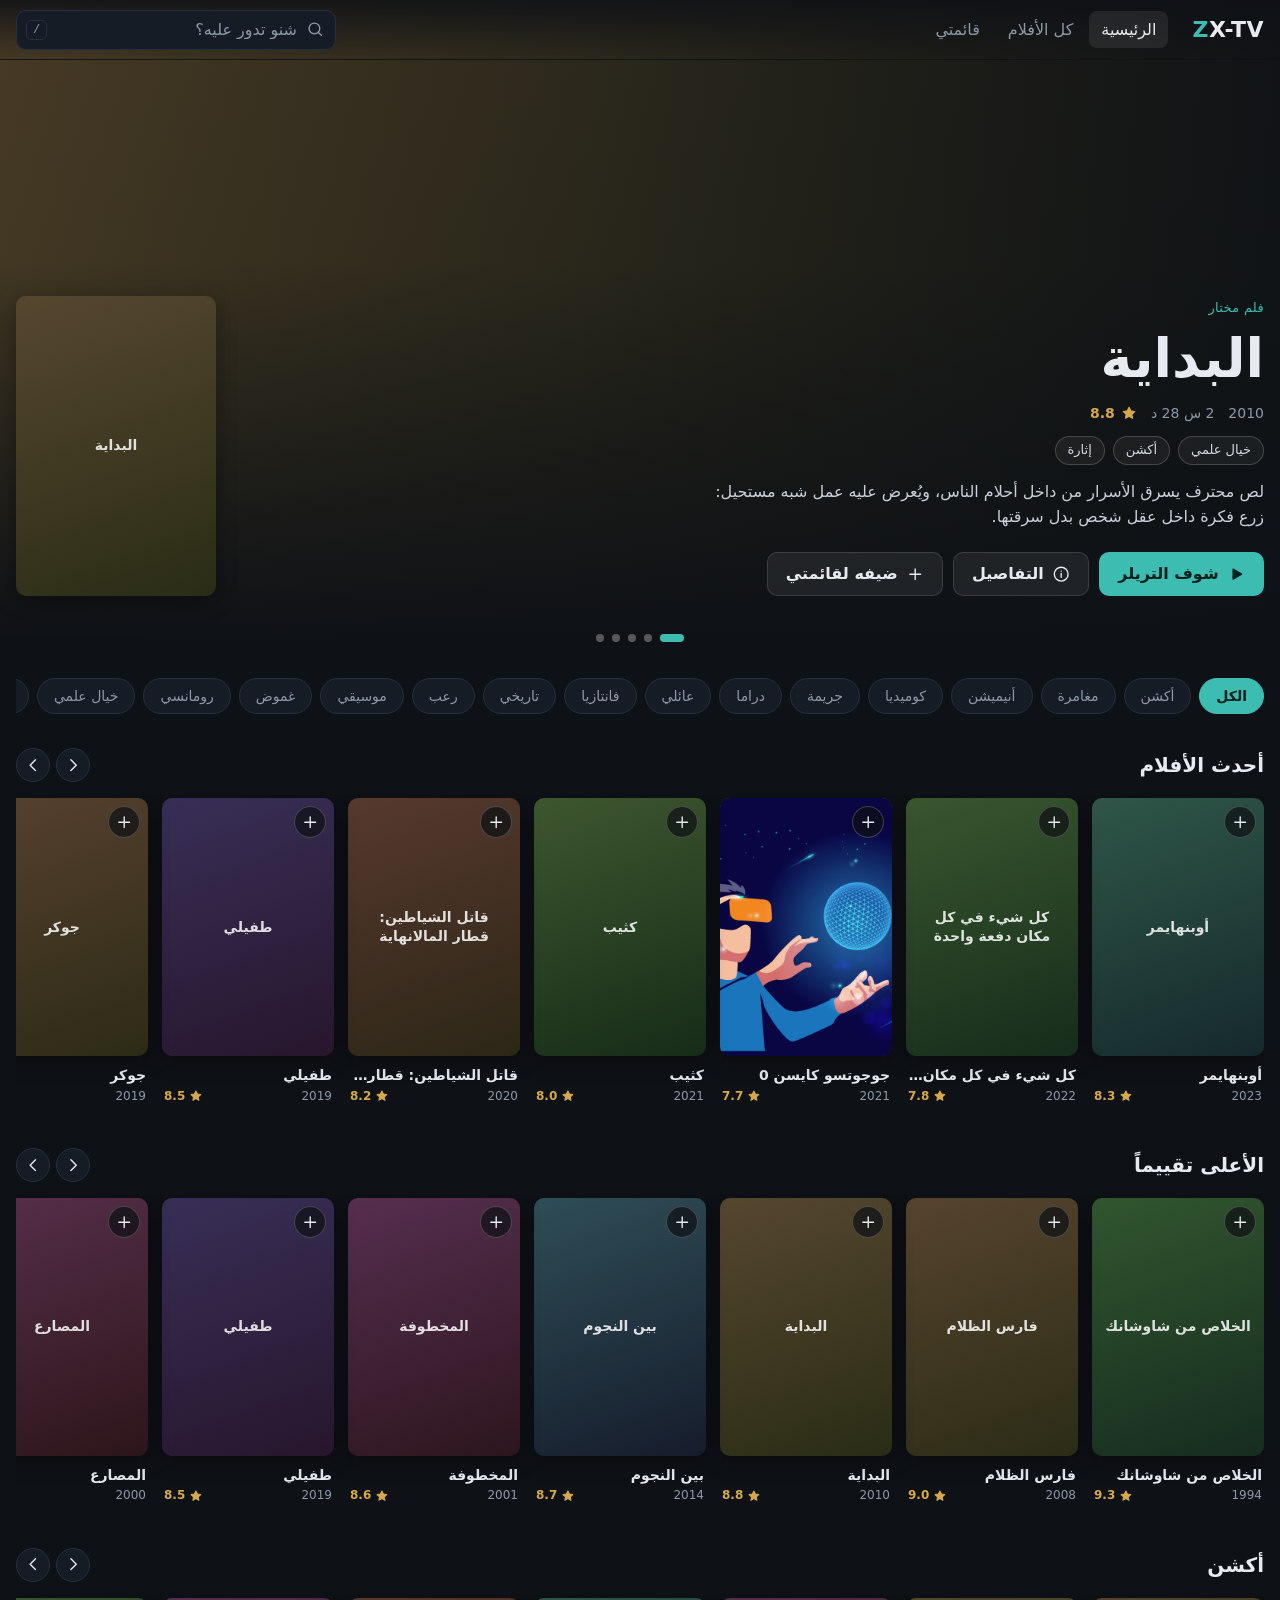
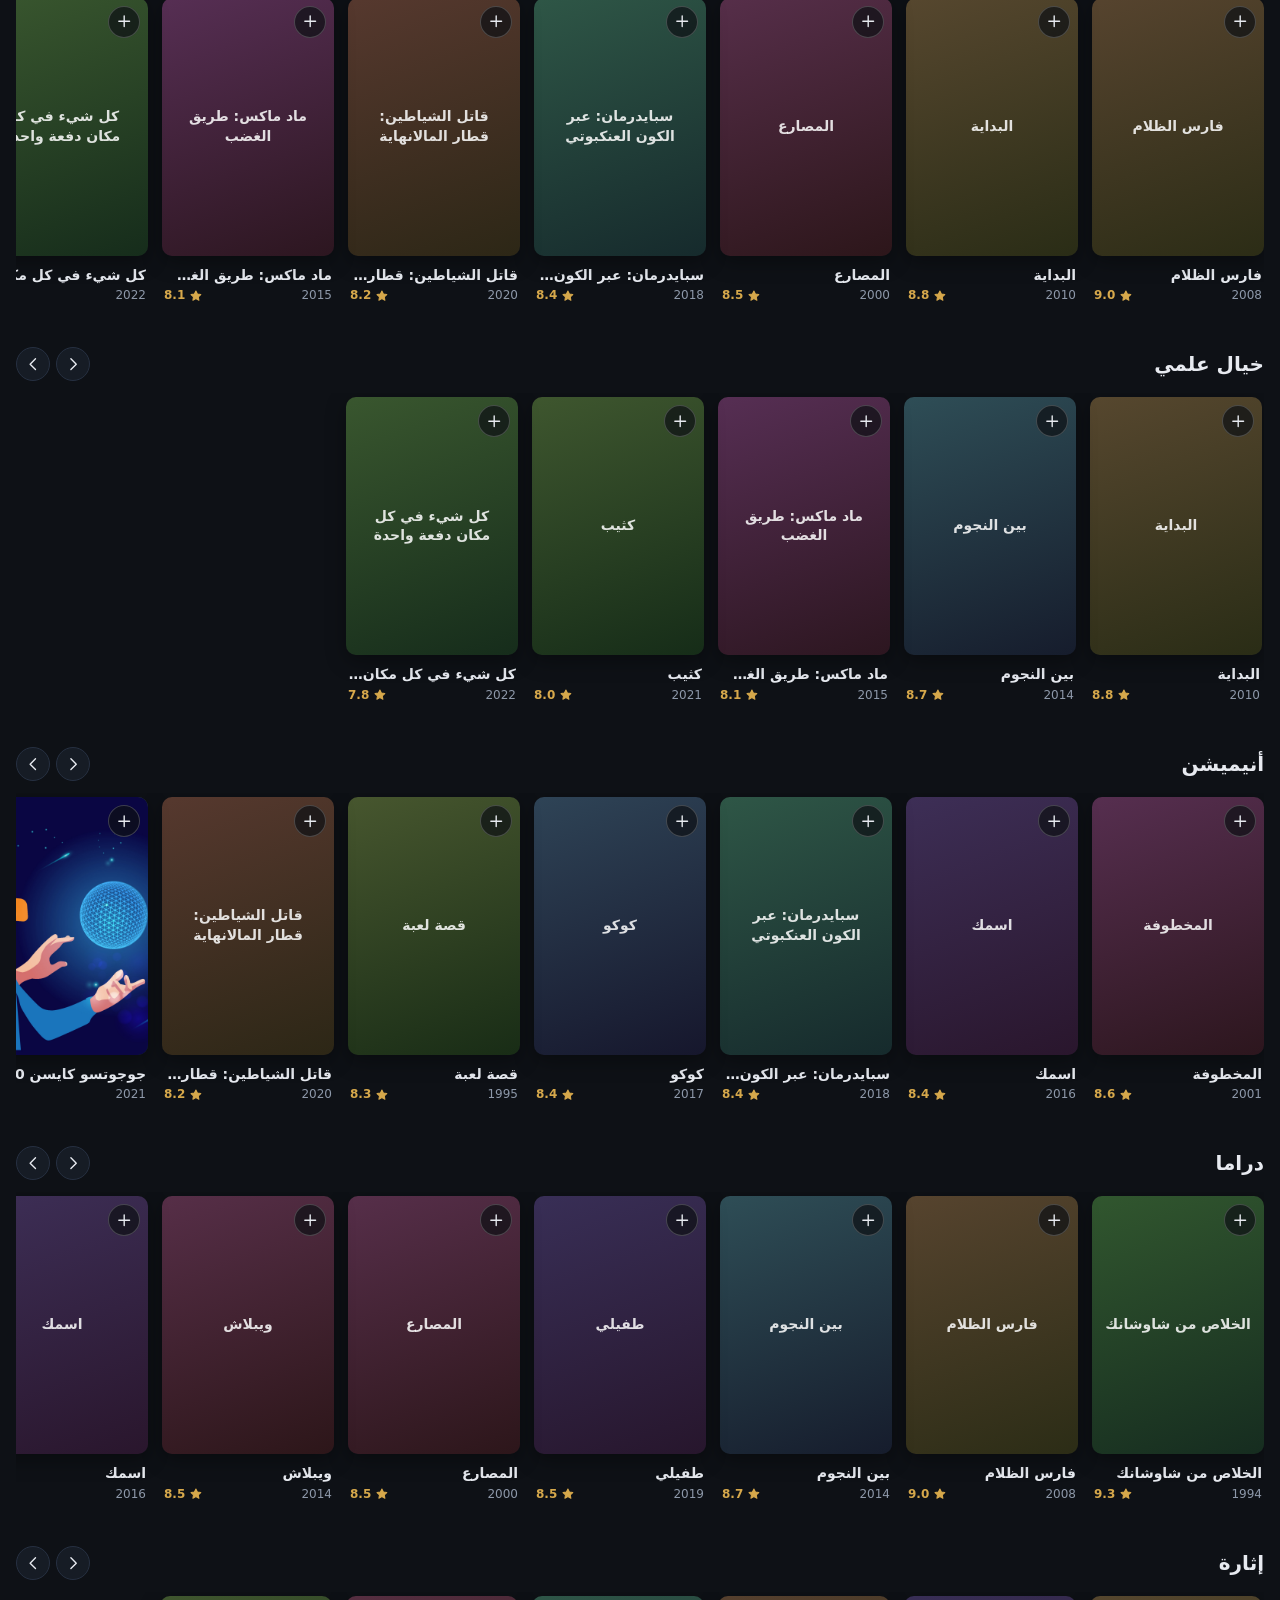
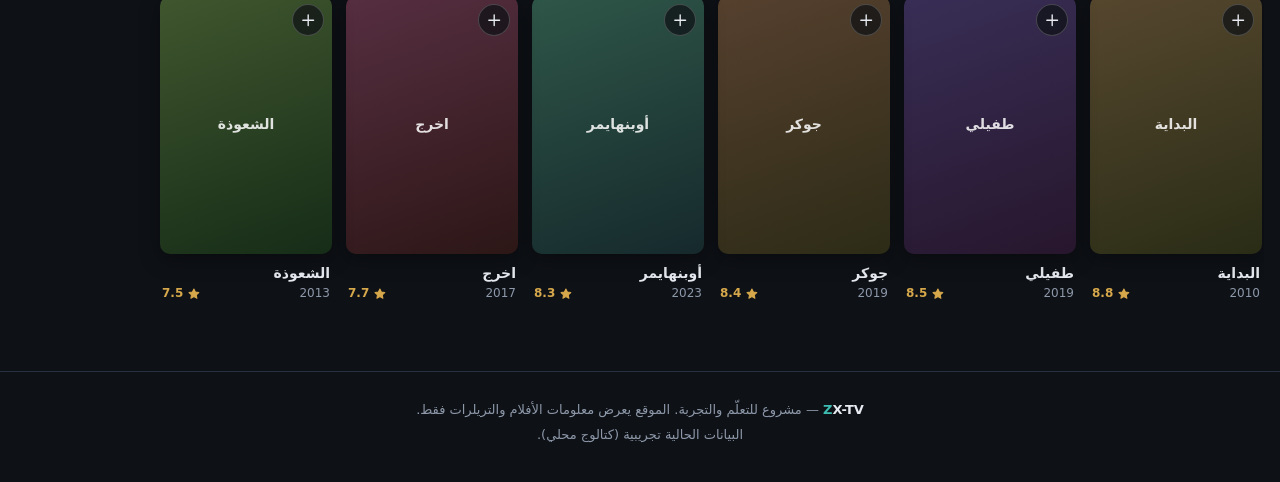
<file: index.html>
<!DOCTYPE html>
<html lang="ar" dir="rtl">
<head>
  <meta charset="UTF-8">
  <meta name="viewport" content="width=device-width, initial-scale=1">
  <meta name="theme-color" content="#0e1116">
  <meta name="description" content="ZX-TV — تصفّح الأفلام، شوف التريلرات، وسوّي قائمتك الخاصة.">
  <title>ZX-TV — موقع أفلام</title>
  <link rel="icon" href="data:image/svg+xml,%3Csvg xmlns='http://www.w3.org/2000/svg' viewBox='0 0 32 32'%3E%3Crect width='32' height='32' rx='8' fill='%230e1116'/%3E%3Ctext x='16' y='23' font-family='Arial' font-weight='800' font-size='20' text-anchor='middle' fill='%233dbdb1'%3EZ%3C/text%3E%3C/svg%3E">
  <link rel="stylesheet" href="css/style.css">
</head>
<body data-page="home">
  <main id="app" class="app"></main>

  <script src="config.js"></script>
  <script src="data/genres.js"></script>
  <script src="data/movies.js"></script>
  <script src="js/icons.js"></script>
  <script src="js/store.js"></script>
  <script src="js/api.js"></script>
  <script src="js/ui.js"></script>
  <script src="js/home.js"></script>
</body>
</html>
</file>
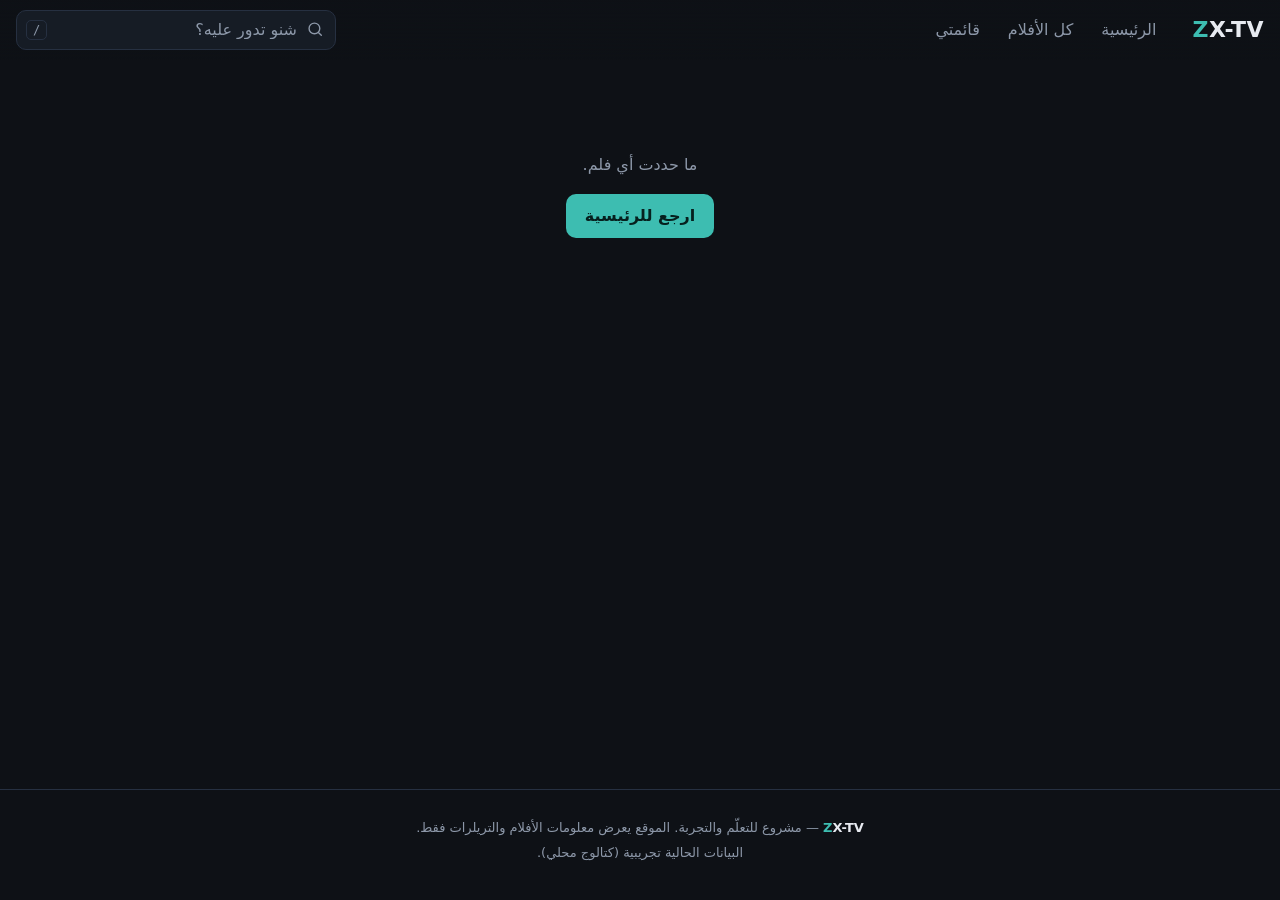
<file: movie.html>
<!DOCTYPE html>
<html lang="ar" dir="rtl">
<head>
  <meta charset="UTF-8">
  <meta name="viewport" content="width=device-width, initial-scale=1">
  <meta name="theme-color" content="#0e1116">
  <title>ZX-TV — تفاصيل الفلم</title>
  <link rel="icon" href="data:image/svg+xml,%3Csvg xmlns='http://www.w3.org/2000/svg' viewBox='0 0 32 32'%3E%3Crect width='32' height='32' rx='8' fill='%230e1116'/%3E%3Ctext x='16' y='23' font-family='Arial' font-weight='800' font-size='20' text-anchor='middle' fill='%233dbdb1'%3EZ%3C/text%3E%3C/svg%3E">
  <link rel="stylesheet" href="css/style.css">
</head>
<body data-page="movie">
  <main id="app" class="app"></main>

  <script src="config.js"></script>
  <script src="data/genres.js"></script>
  <script src="data/movies.js"></script>
  <script src="js/icons.js"></script>
  <script src="js/store.js"></script>
  <script src="js/api.js"></script>
  <script src="js/ui.js"></script>
  <script src="js/movie.js"></script>
</body>
</html>
</file>
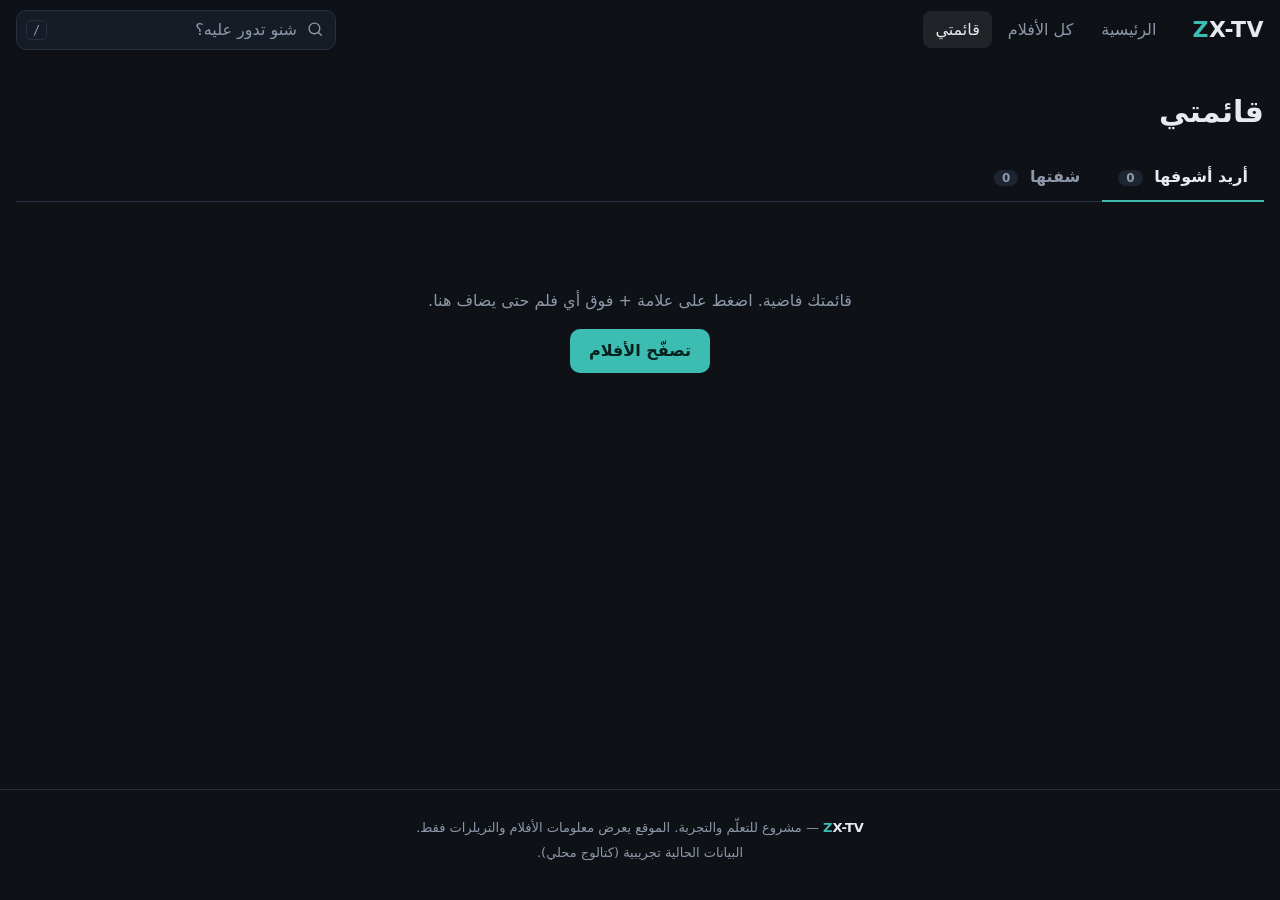
<file: mylist.html>
<!DOCTYPE html>
<html lang="ar" dir="rtl">
<head>
  <meta charset="UTF-8">
  <meta name="viewport" content="width=device-width, initial-scale=1">
  <meta name="theme-color" content="#0e1116">
  <title>قائمتي — ZX-TV</title>
  <link rel="icon" href="data:image/svg+xml,%3Csvg xmlns='http://www.w3.org/2000/svg' viewBox='0 0 32 32'%3E%3Crect width='32' height='32' rx='8' fill='%230e1116'/%3E%3Ctext x='16' y='23' font-family='Arial' font-weight='800' font-size='20' text-anchor='middle' fill='%233dbdb1'%3EZ%3C/text%3E%3C/svg%3E">
  <link rel="stylesheet" href="css/style.css">
</head>
<body data-page="list">
  <main id="app" class="app"></main>

  <script src="config.js"></script>
  <script src="data/genres.js"></script>
  <script src="data/movies.js"></script>
  <script src="js/icons.js"></script>
  <script src="js/store.js"></script>
  <script src="js/api.js"></script>
  <script src="js/ui.js"></script>
  <script src="js/mylist.js"></script>
</body>
</html>
</file>
<file: css/style.css>
/* ZX-TV — الثيم: داكن، RTL، ألوان هادئة */
:root {
  --ink: #0e1116;
  --surface: #161c25;
  --surface-2: #1d2531;
  --line: #263041;
  --text: #e7eaf0;
  --muted: #8d98a9;
  --accent: #3dbdb1;
  --accent-ink: #06201e;
  --gold: #d6a84b;
  --radius: 12px;
  --wrap: 1280px;
  --head: 60px;
}

*, *::before, *::after { box-sizing: border-box; }
html { color-scheme: dark; -webkit-text-size-adjust: 100%; }
body {
  margin: 0;
  background: var(--ink);
  color: var(--text);
  font-family: "Segoe UI", Tahoma, system-ui, -apple-system, "Noto Sans Arabic", sans-serif;
  line-height: 1.6;
  min-height: 100vh;
  display: flex;
  flex-direction: column;
}
body.noscroll { overflow: hidden; }
h1, h2, h3, p, dl, dd { margin: 0; }
a { color: inherit; text-decoration: none; }
button, input, select { font: inherit; color: inherit; }
button { cursor: pointer; }
img { max-width: 100%; display: block; }
::selection { background: rgba(61, 189, 177, .35); }
:focus-visible { outline: 2px solid var(--accent); outline-offset: 2px; border-radius: 6px; }
[hidden] { display: none !important; }

.app { flex: 1; }
.wrap { max-width: var(--wrap); margin: 0 auto; padding: 0 16px; }
.page-top { padding-top: calc(var(--head) + 28px); padding-bottom: 32px; }
.muted { color: var(--muted); }

.ic { width: 1.15em; height: 1.15em; fill: none; stroke: currentColor; stroke-width: 1.8;
      stroke-linecap: round; stroke-linejoin: round; flex: none; }
.ic.fill { fill: currentColor; }

/* ------------------------------- الهيدر ------------------------------- */
.nav { position: fixed; inset: 0 0 auto 0; z-index: 50; height: var(--head);
       background: linear-gradient(to bottom, rgba(14,17,22,.85), rgba(14,17,22,0));
       transition: background .25s, border-color .25s; border-bottom: 1px solid transparent; }
.nav.scrolled, .nav.open { background: rgba(14,17,22,.94); border-bottom-color: var(--line);
       -webkit-backdrop-filter: blur(10px); backdrop-filter: blur(10px); }
.nav-in { max-width: var(--wrap); margin: 0 auto; padding: 0 16px; height: 100%;
          display: flex; align-items: center; gap: 16px; }
.logo { font-size: 22px; font-weight: 800; letter-spacing: .5px; direction: ltr; }
.logo b { color: var(--accent); }
.logo-sm { direction: ltr; unicode-bidi: isolate; }
.logo-sm i { color: var(--accent); font-style: normal; }

.links { display: flex; gap: 4px; margin-inline-start: 8px; }
.links a { padding: 6px 12px; border-radius: 8px; color: var(--muted); transition: color .2s, background .2s; }
.links a:hover { color: var(--text); background: rgba(255,255,255,.06); }
.links a[aria-current="page"] { color: var(--text); background: rgba(255,255,255,.08); }
.badge { display: inline-grid; place-items: center; min-width: 18px; height: 18px; padding: 0 5px;
         margin-inline-start: 6px; border-radius: 9px; background: var(--accent); color: var(--accent-ink);
         font-size: 11px; font-weight: 700; }

.nsearch { margin-inline-start: auto; position: relative; display: flex; align-items: center;
           width: min(320px, 100%); }
.nsearch .ic { position: absolute; inset-inline-start: 12px; color: var(--muted); pointer-events: none; }
.nsearch input { width: 100%; height: 40px; padding: 0 38px; border-radius: 10px;
                 background: var(--surface); border: 1px solid var(--line); outline: none; }
.nsearch input::placeholder { color: var(--muted); }
.nsearch input:focus { border-color: var(--accent); }
.nsearch kbd { position: absolute; inset-inline-end: 10px; font: 12px/1 monospace; color: var(--muted);
               border: 1px solid var(--line); border-radius: 5px; padding: 3px 6px; pointer-events: none; }
.nsearch input:focus ~ kbd { display: none; }
.burger { display: none; width: 40px; height: 40px; border-radius: 10px; border: 1px solid var(--line);
          background: var(--surface); place-items: center; font-size: 18px; }

/* ------------------------------- الأزرار ------------------------------- */
.btn { display: inline-flex; align-items: center; justify-content: center; gap: 8px; height: 44px;
       padding: 0 18px; border-radius: 10px; border: 1px solid transparent; font-weight: 600;
       background: var(--surface-2); transition: filter .2s, background .2s, border-color .2s; white-space: nowrap; }
.btn:hover { filter: brightness(1.12); }
.btn.primary { background: var(--accent); color: var(--accent-ink); }
.btn.ghost { background: rgba(255,255,255,.07); border-color: rgba(255,255,255,.12); }
.btn.ghost.active { border-color: var(--accent); color: var(--accent); }
.btn.icon-only { width: 44px; padding: 0; }
.btn:disabled { opacity: .6; cursor: default; }

/* ------------------------------- الهيرو ------------------------------- */
.hero, .detail { position: relative; overflow: hidden; }
.hero { min-height: clamp(470px, 78vh, 660px); display: flex; align-items: flex-end; }
.hero-bg { position: absolute; inset: 0;
           background: linear-gradient(135deg, hsl(var(--h) 32% 22%), hsl(calc(var(--h) + 40) 38% 11%)); }
.hero-bg::before { content: ""; position: absolute; inset: 0; background-image: var(--bg);
                   background-size: cover; background-position: center 20%; }
.hero:not(.wide) .hero-bg::before, .detail:not(.wide) .hero-bg::before {
  filter: blur(26px) saturate(.85); transform: scale(1.25); opacity: .5; }
.hero-bg::after { content: ""; position: absolute; inset: 0;
  background: linear-gradient(to top, var(--ink) 3%, rgba(14,17,22,0) 60%),
              linear-gradient(to left, rgba(14,17,22,.9), rgba(14,17,22,.35) 55%, rgba(14,17,22,.05)); }
.hero-in { position: relative; width: 100%; max-width: var(--wrap); margin: 0 auto;
           padding: 120px 16px 64px; display: grid; grid-template-columns: 1fr auto; gap: 32px; align-items: end; }
.hero-text { max-width: 640px; }
.kicker { display: inline-block; font-size: 13px; color: var(--accent); margin-bottom: 8px; letter-spacing: .3px; }
.hero h1 { font-size: clamp(28px, 5vw, 54px); line-height: 1.2; font-weight: 800; }
.hero-ov { margin-top: 14px; color: #c9d0db; display: -webkit-box; -webkit-line-clamp: 3;
           -webkit-box-orient: vertical; overflow: hidden; max-width: 56ch; }
.hero-poster { width: 200px; }
.hero .actions, .detail .actions { display: flex; flex-wrap: wrap; gap: 10px; margin-top: 22px; }
.dots { position: absolute; bottom: 18px; inset-inline: 0; display: flex; justify-content: center; gap: 8px; }
.dots button { width: 8px; height: 8px; padding: 0; border-radius: 4px; border: 0; background: rgba(255,255,255,.3);
               transition: width .25s, background .25s; }
.dots button.on { width: 24px; background: var(--accent); }

.meta { display: flex; flex-wrap: wrap; align-items: center; gap: 14px; margin-top: 10px; color: var(--muted); font-size: 14px; }
.meta > span { display: inline-flex; align-items: center; gap: 6px; }
.rate { color: var(--gold); display: inline-flex; align-items: center; gap: 4px; font-weight: 600; }
.rate small { color: var(--muted); font-weight: 400; }
.tags { display: flex; flex-wrap: wrap; gap: 8px; margin-top: 12px; }
.tags span, .tags a { font-size: 13px; padding: 3px 12px; border-radius: 999px;
                      border: 1px solid rgba(255,255,255,.18); color: #d4dae4; background: rgba(255,255,255,.05); }
.tags a:hover { border-color: var(--accent); color: var(--accent); }

/* ------------------------------- البوستر والبطاقات ------------------------------- */
.poster { position: relative; aspect-ratio: 2 / 3; border-radius: 10px; overflow: hidden;
          background: linear-gradient(160deg, hsl(var(--h, 210) 30% 26%), hsl(calc(var(--h, 210) + 30) 34% 13%));
          display: grid; place-items: center; box-shadow: 0 6px 20px rgba(0,0,0,.35); }
.poster .pf-title { padding: 12px; text-align: center; font-weight: 700; font-size: 14px; line-height: 1.4;
                    color: rgba(255,255,255,.85); }
.poster img { position: absolute; inset: 0; width: 100%; height: 100%; object-fit: cover; }

.card { position: relative; flex: 0 0 auto; width: clamp(128px, 38vw, 172px); }
.card-link { display: block; }
.card .poster { transition: transform .25s, box-shadow .25s; }
.card-link:hover .poster, .card-link:focus-visible .poster { transform: translateY(-4px); box-shadow: 0 12px 28px rgba(0,0,0,.5); }
.card-body { padding: 8px 2px 0; }
.card-title { font-size: 14px; font-weight: 600; white-space: nowrap; overflow: hidden; text-overflow: ellipsis; }
.card-meta { display: flex; justify-content: space-between; font-size: 12px; color: var(--muted); }
.card-add { position: absolute; top: 8px; inset-inline-start: 8px; width: 32px; height: 32px; display: grid; place-items: center;
            border-radius: 50%; border: 1px solid rgba(255,255,255,.2); background: rgba(14,17,22,.72);
            -webkit-backdrop-filter: blur(6px); backdrop-filter: blur(6px); transition: background .2s, color .2s, transform .15s; }
.card-add:hover { transform: scale(1.08); }
.card-add.on { background: var(--accent); color: var(--accent-ink); border-color: transparent; }

.grid { display: grid; grid-template-columns: repeat(auto-fill, minmax(140px, 1fr)); gap: 22px 14px; }
.grid .card { width: auto; }

.row { margin-top: 30px; }
.row-head { display: flex; align-items: center; justify-content: space-between; margin-bottom: 12px; }
.row-head h2 { font-size: 20px; font-weight: 700; }
.row-head h2 a:hover { color: var(--accent); }
.row-nav { display: flex; gap: 6px; }
.row-nav button { width: 34px; height: 34px; display: grid; place-items: center; border-radius: 50%;
                  border: 1px solid var(--line); background: var(--surface); transition: border-color .2s; }
.row-nav button:hover { border-color: var(--accent); }
.row-scroller { display: flex; gap: 14px; overflow-x: auto; padding: 4px 2px 12px; scroll-snap-type: x proximity;
                scrollbar-width: none; }
.row-scroller::-webkit-scrollbar { display: none; }
.row-scroller .card { scroll-snap-align: start; }

/* ------------------------------- التصنيفات والتصفّح ------------------------------- */
.chips { display: flex; gap: 8px; overflow-x: auto; padding: 18px 0 4px; scrollbar-width: none; }
.chips::-webkit-scrollbar { display: none; }
.chip { flex: none; padding: 6px 16px; border-radius: 999px; border: 1px solid var(--line); background: var(--surface);
        color: var(--muted); font-size: 14px; transition: color .2s, border-color .2s, background .2s; }
.chip:hover { color: var(--text); border-color: #38455a; }
.chip.on { background: var(--accent); border-color: var(--accent); color: var(--accent-ink); font-weight: 600; }

.browse-head { display: flex; flex-wrap: wrap; align-items: center; justify-content: space-between; gap: 12px; }
.browse-head h1 { font-size: clamp(22px, 4vw, 30px); font-weight: 800; }
.sort { display: inline-flex; align-items: center; gap: 8px; color: var(--muted); font-size: 14px; }
.sort select { height: 38px; padding: 0 10px; border-radius: 8px; background: var(--surface); border: 1px solid var(--line); color: var(--text); }
#results { margin-top: 22px; }
.more { display: flex; justify-content: center; margin-top: 28px; }

.empty { display: grid; justify-items: center; gap: 16px; text-align: center; padding: 64px 16px; color: var(--muted); }

/* ------------------------------- صفحة الفلم ------------------------------- */
.detail { min-height: 520px; }
.detail-in { position: relative; max-width: var(--wrap); margin: 0 auto; padding: 110px 16px 48px;
             display: grid; grid-template-columns: clamp(150px, 24vw, 280px) 1fr; gap: 32px; align-items: start; }
.page-top .detail-in { padding: 0; }
.detail h1 { font-size: clamp(26px, 4.5vw, 44px); line-height: 1.25; font-weight: 800; }
.orig { color: var(--muted); font-size: 15px; margin-top: 2px; text-align: end; }
.overview { margin-top: 16px; max-width: 70ch; color: #d3d9e3; }
.credits { margin-top: 18px; display: grid; gap: 6px; font-size: 14px; }
.credits div { display: flex; gap: 10px; }
.credits dt { color: var(--muted); flex: none; min-width: 56px; }
.myrate { display: flex; align-items: center; gap: 12px; margin-top: 20px; color: var(--muted); font-size: 14px; }
.stars { display: flex; gap: 2px; }
.star { background: none; border: 0; padding: 2px; font-size: 22px; color: #4a5568; transition: color .15s, transform .15s; }
.star:hover { transform: scale(1.15); color: var(--gold); }
.star.on { color: var(--gold); }
.player { margin-top: 8px; }
.player h2 { font-size: 20px; margin-bottom: 12px; }
.player video { width: 100%; border-radius: var(--radius); background: #000; max-height: 80vh; }

/* ------------------------------- قائمتي ------------------------------- */
.tabs { display: flex; gap: 6px; margin: 18px 0 22px; border-bottom: 1px solid var(--line); }
.tabs button { background: none; border: 0; padding: 10px 16px; color: var(--muted); border-bottom: 2px solid transparent;
               margin-bottom: -1px; font-weight: 600; }
.tabs button.on { color: var(--text); border-bottom-color: var(--accent); }
.tabs .count { margin-inline-start: 6px; font-size: 12px; padding: 1px 8px; border-radius: 999px; background: var(--surface-2); color: var(--muted); }
.cell { display: grid; gap: 6px; align-content: start; }
.cell .card { width: auto; }
.remove { display: inline-flex; align-items: center; justify-content: center; gap: 6px; height: 32px; border-radius: 8px;
          background: transparent; border: 1px solid var(--line); color: var(--muted); font-size: 13px; transition: color .2s, border-color .2s; }
.remove:hover { color: #e08a8a; border-color: #6b3a3a; }

/* ------------------------------- نافذة التريلر / تنبيه / فوتر ------------------------------- */
.modal { position: fixed; inset: 0; z-index: 100; display: grid; place-items: center; padding: 16px; background: rgba(5,7,10,.85);
         -webkit-backdrop-filter: blur(4px); backdrop-filter: blur(4px); }
.modal-box { position: relative; width: min(960px, 100%); }
.modal-x { position: absolute; top: -46px; inset-inline-start: 0; width: 38px; height: 38px; display: grid; place-items: center;
           border-radius: 50%; border: 1px solid rgba(255,255,255,.25); background: rgba(255,255,255,.08); }
.video-wrap { position: relative; aspect-ratio: 16 / 9; border-radius: var(--radius); overflow: hidden; background: #000; }
.video-wrap iframe { position: absolute; inset: 0; width: 100%; height: 100%; border: 0; }
.modal-empty { display: grid; justify-items: center; gap: 16px; padding: 48px 16px; border-radius: var(--radius);
               background: var(--surface); text-align: center; }

#toast { position: fixed; bottom: 24px; inset-inline: 0; margin: 0 auto; width: max-content; max-width: 90vw; z-index: 120;
         padding: 10px 18px; border-radius: 10px; background: var(--surface-2); border: 1px solid var(--line);
         box-shadow: 0 8px 24px rgba(0,0,0,.4); opacity: 0; transform: translateY(12px); pointer-events: none;
         transition: opacity .2s, transform .2s; }
#toast.show { opacity: 1; transform: none; }

.foot { margin-top: 56px; padding: 28px 16px 36px; border-top: 1px solid var(--line); text-align: center;
        color: var(--muted); font-size: 13px; display: grid; gap: 4px; }
.foot b { color: var(--text); }

/* ------------------------------- تحميل (skeleton) ------------------------------- */
.sk { background: linear-gradient(90deg, var(--surface) 25%, var(--surface-2) 50%, var(--surface) 75%);
      background-size: 200% 100%; animation: shimmer 1.4s linear infinite; border-radius: 8px; box-shadow: none; }
.sk-title { height: 22px; width: 160px; }
.sk-line { height: 14px; margin: 14px 0; }
.sk-line.short { width: 50%; }
@keyframes shimmer { to { background-position: -200% 0; } }

/* ------------------------------- الجوال ------------------------------- */
@media (max-width: 760px) {
  :root { --head: 56px; }
  .burger { display: grid; }
  .nsearch { flex: 1; width: auto; }
  .nsearch kbd { display: none; }
  .links { display: none; position: absolute; top: var(--head); inset-inline: 0; flex-direction: column; margin: 0;
           padding: 10px 16px 16px; background: rgba(14,17,22,.97); border-bottom: 1px solid var(--line); }
  .nav.open .links { display: flex; }
  .links a { padding: 12px; }

  .hero { min-height: 520px; }
  .hero-in { grid-template-columns: 1fr; padding: 100px 16px 52px; }
  .hero-poster { display: none; }
  .hero .actions .btn:not(.primary) { flex: 1; padding: 0 12px; }

  .detail-in { grid-template-columns: 1fr; padding-top: 84px; gap: 20px; }
  .detail-poster { width: 160px; margin: 0 auto; }
  .detail .actions .btn.primary { flex: 1 1 100%; }
  .orig { text-align: start; }
  .row-nav { display: none; }
  .grid { grid-template-columns: repeat(auto-fill, minmax(116px, 1fr)); gap: 18px 10px; }
}

@media (hover: none) { .row-nav { display: none; } }

@media (prefers-reduced-motion: reduce) {
  *, *::before, *::after { animation: none !important; transition: none !important; scroll-behavior: auto !important; }
}
</file>
